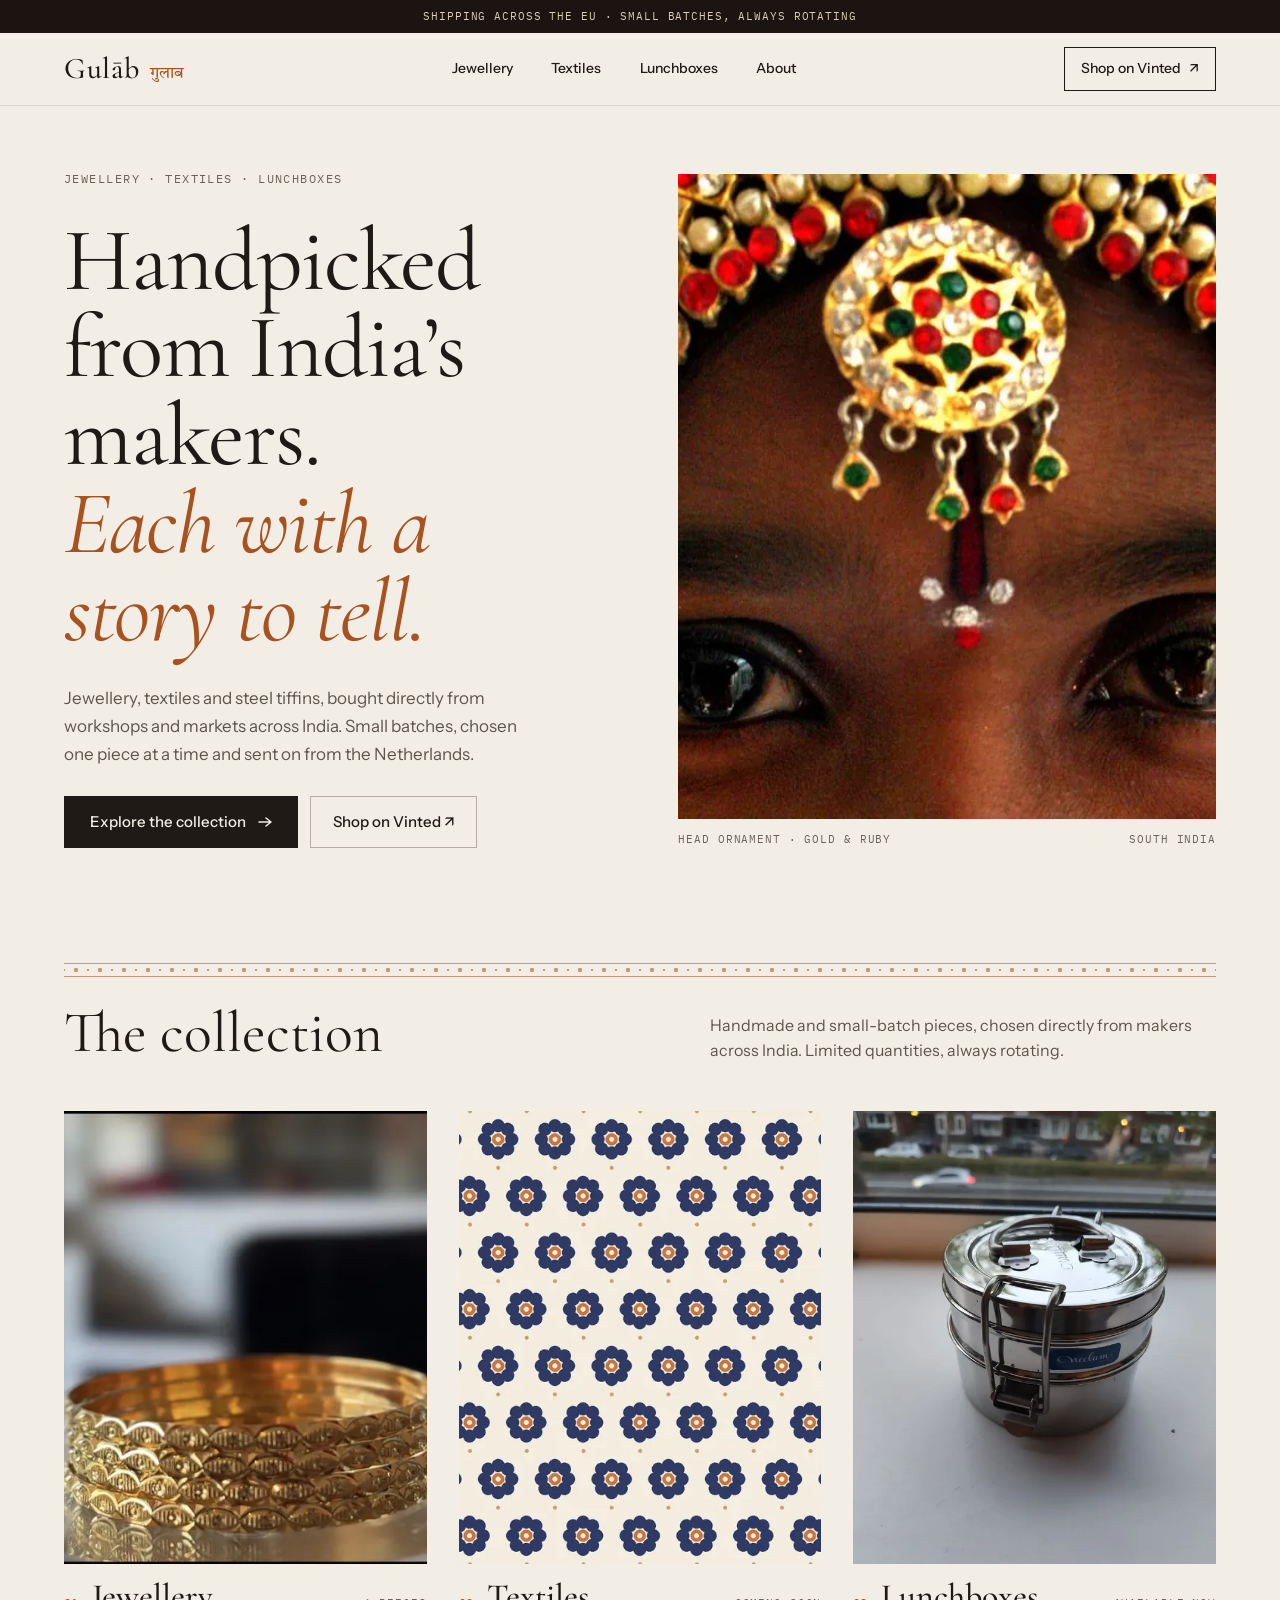
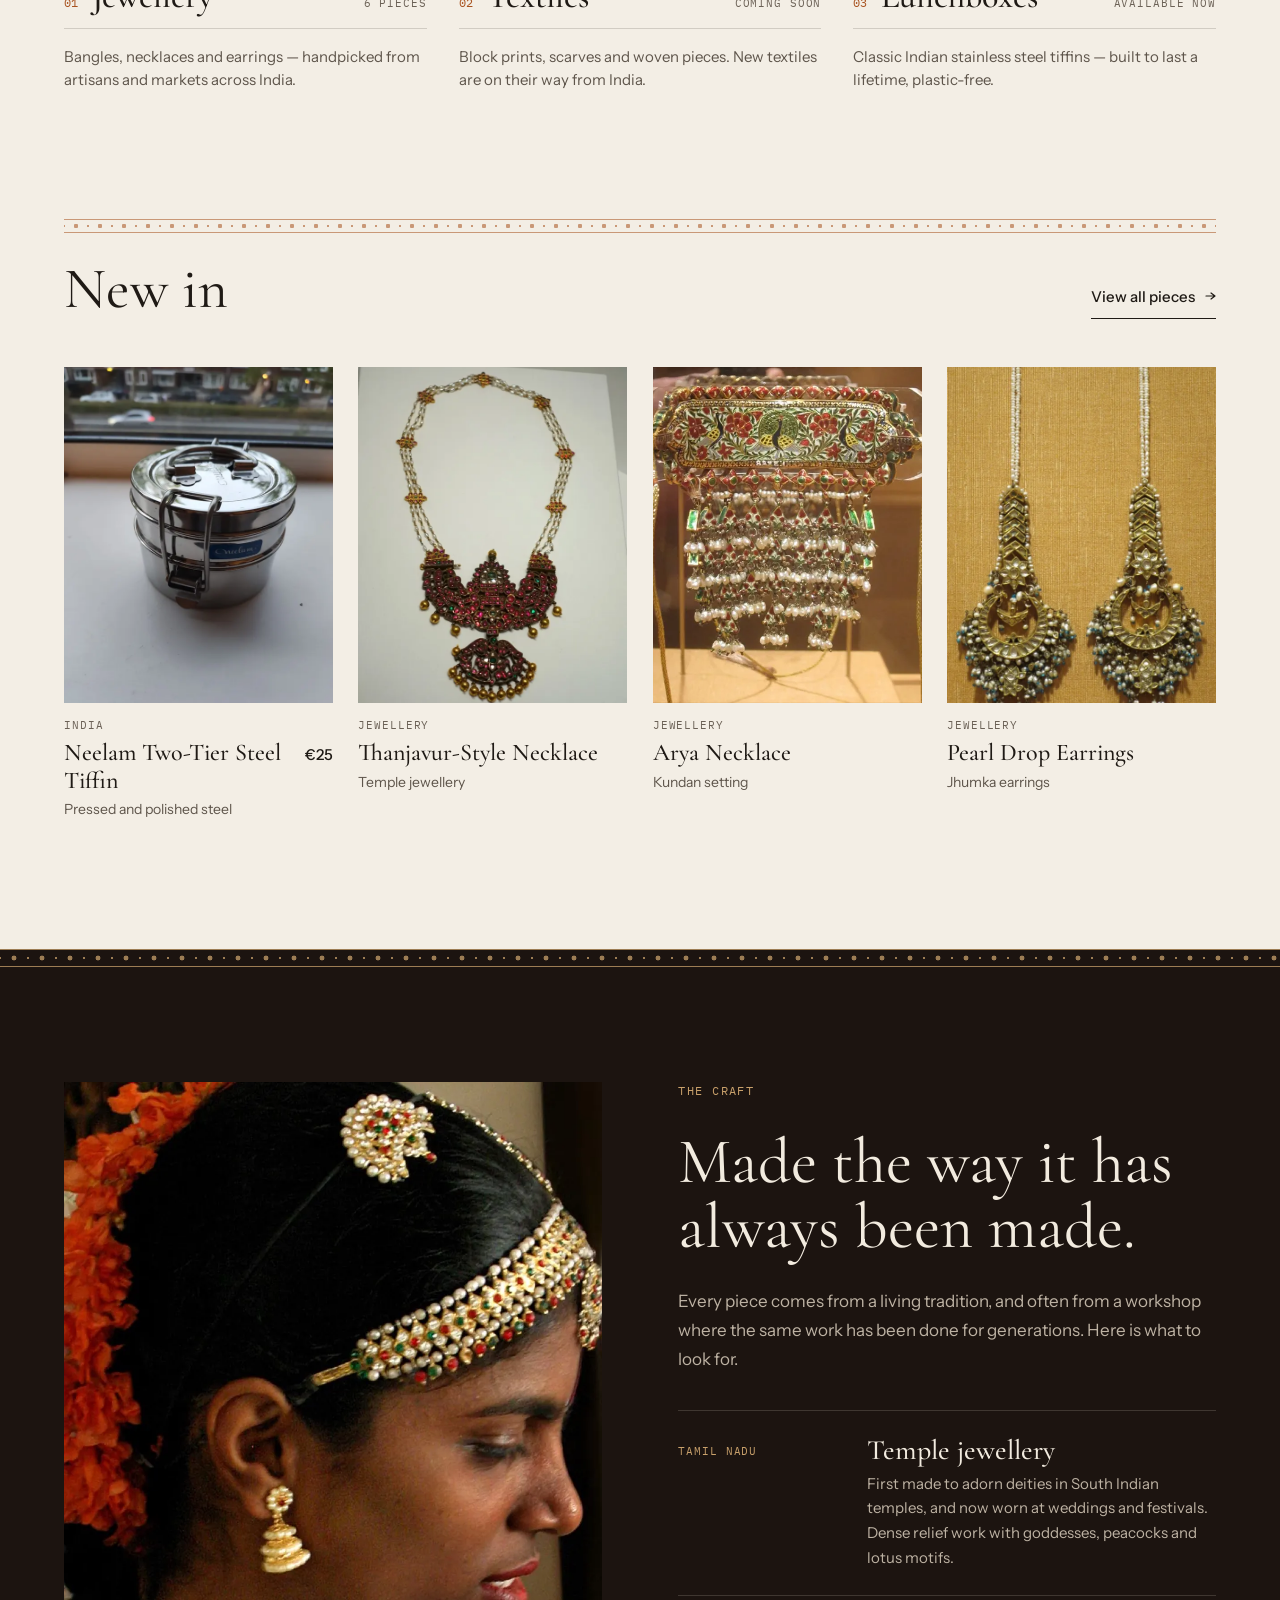
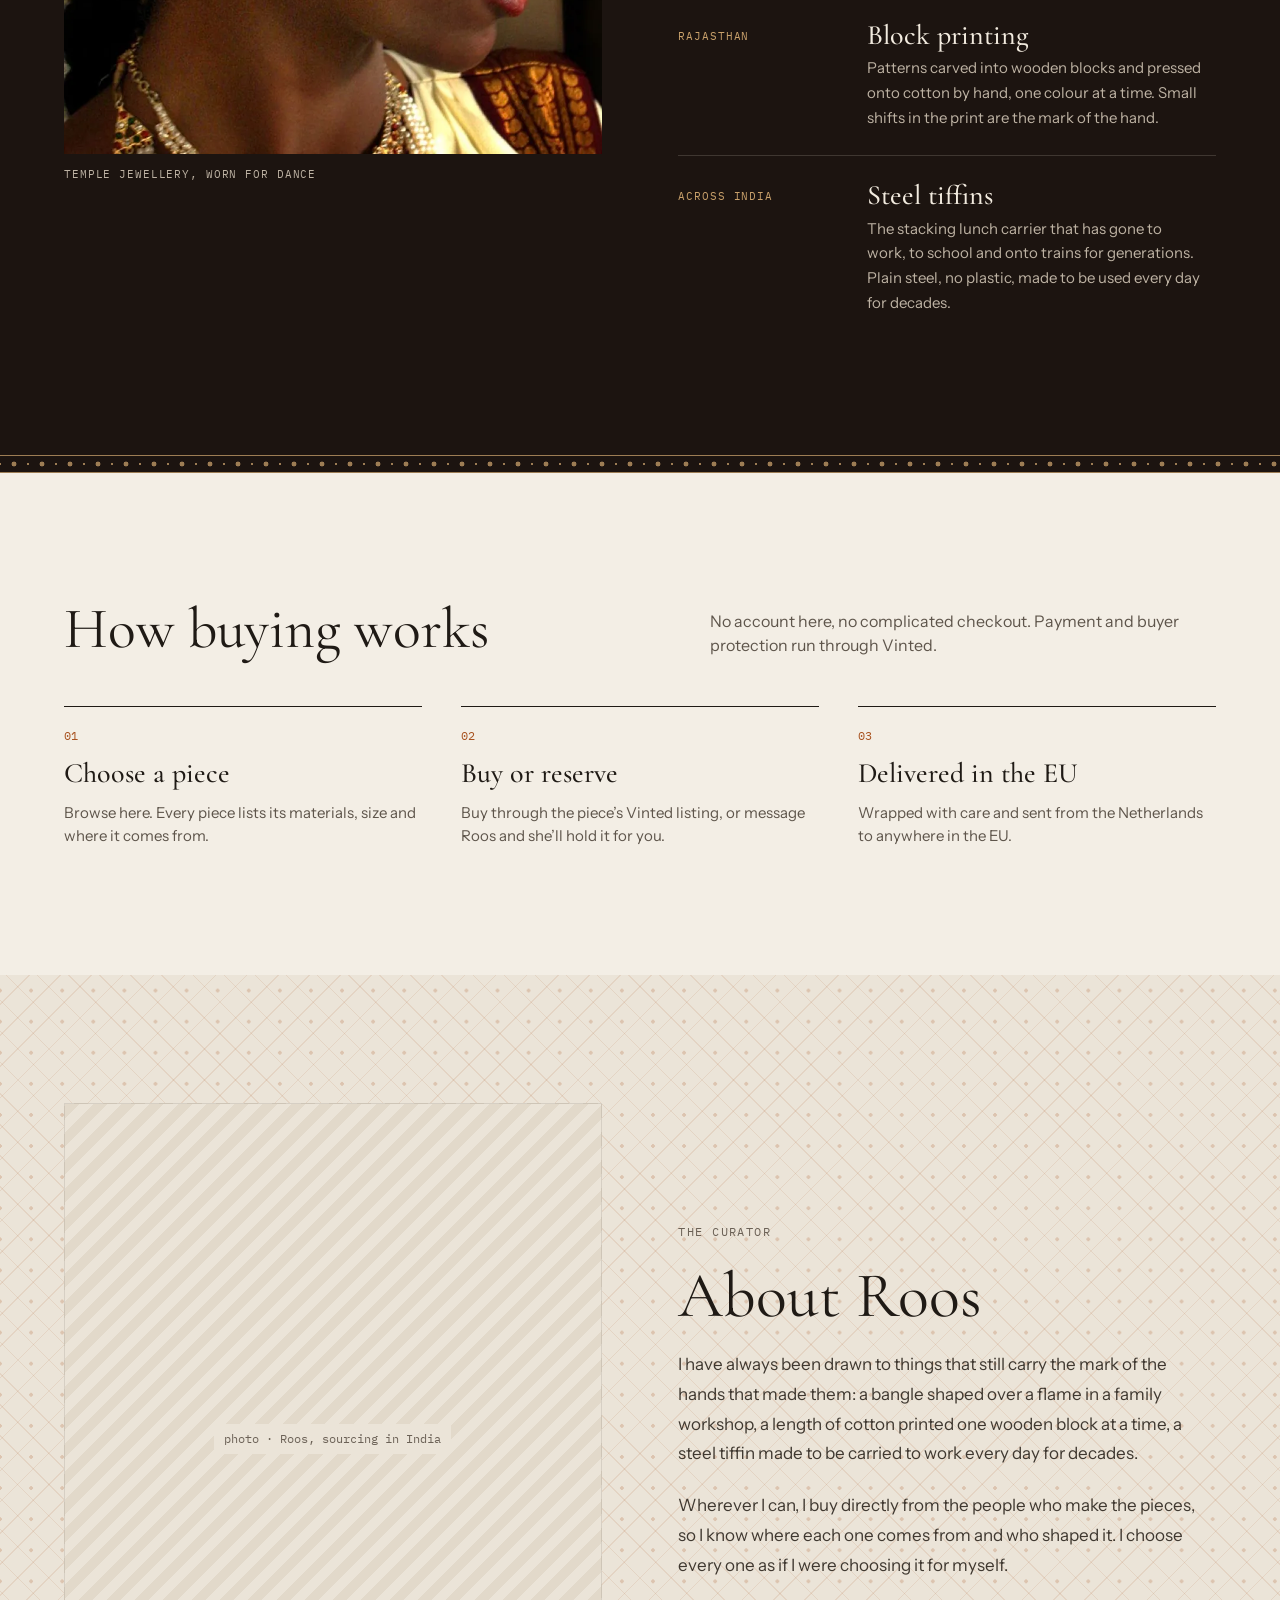
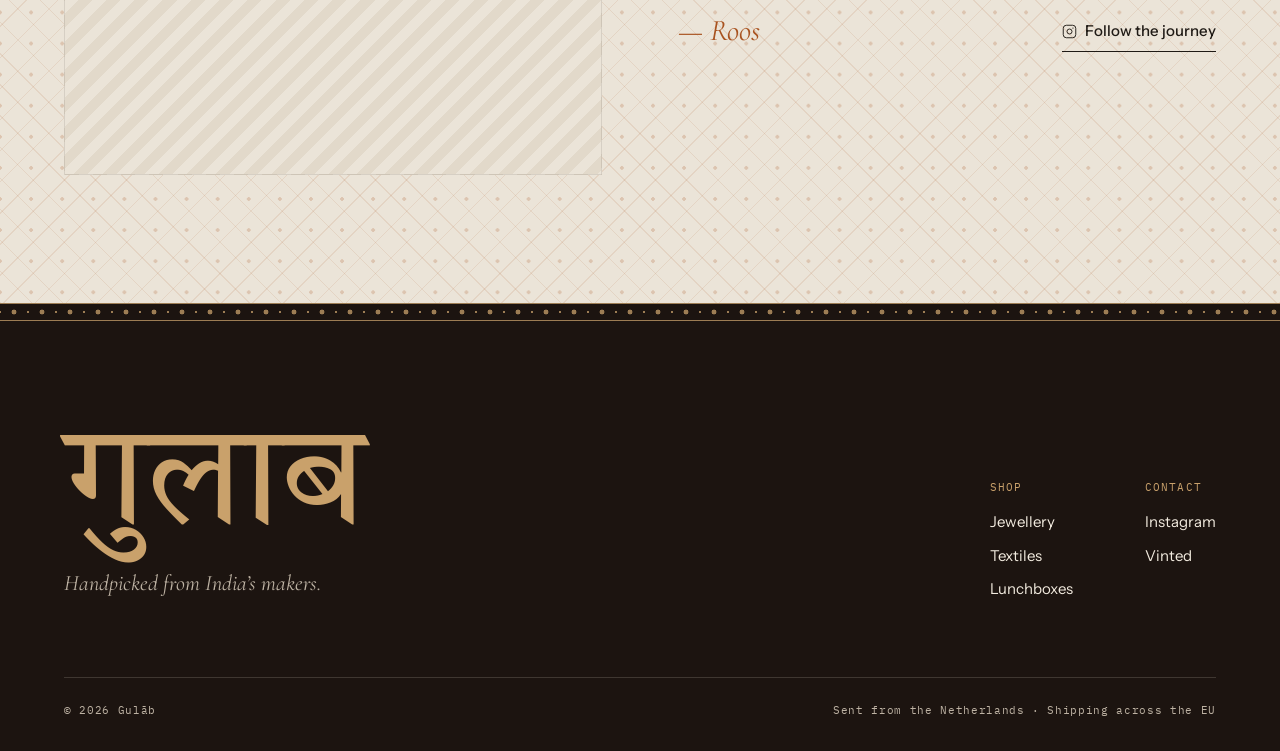
<file: index.html>
<!DOCTYPE html>
<html lang="en">
<head>
  <meta charset="UTF-8">
  <meta name="viewport" content="width=device-width, initial-scale=1.0">
  <title>Gulāb — Handpicked from India’s Makers</title>
  <meta name="description" content="Jewellery, textiles and steel lunchboxes, handpicked from makers across India. Small batches, each with a story. Shipping across the EU.">
  <meta name="theme-color" content="#1C1410">

  <meta property="og:type" content="website">
  <meta property="og:site_name" content="Gulāb">
  <meta property="og:title" content="Gulāb — Handpicked from India’s Makers">
  <meta property="og:description" content="Jewellery, textiles and lunchboxes, handpicked from makers across India. Shipping across the EU.">
  <meta property="og:url" content="https://mirrrad.github.io/gulab/">
  <meta property="og:image" content="https://mirrrad.github.io/gulab/assets/og-image.jpg">
  <meta property="og:image:width" content="1200">
  <meta property="og:image:height" content="630">
  <meta property="og:image:alt" content="Gulāb — Handpicked from India’s makers. Each with a story to tell.">
  <meta property="og:locale" content="en_GB">
  <meta name="twitter:card" content="summary_large_image">
  <meta name="twitter:title" content="Gulāb — Handpicked from India’s Makers">
  <meta name="twitter:description" content="Jewellery, textiles and lunchboxes, handpicked from makers across India. Shipping across the EU.">
  <meta name="twitter:image" content="https://mirrrad.github.io/gulab/assets/og-image.jpg">

  <link rel="icon" href="favicon.ico" sizes="any">
  <link rel="icon" type="image/png" sizes="32x32" href="assets/favicon-32.png">
  <link rel="apple-touch-icon" href="assets/apple-touch-icon.png">
  <script type="application/ld+json">
  {
    "@context": "https://schema.org",
    "@type": "Organization",
    "name": "Gulāb",
    "alternateName": "गुलाब",
    "url": "https://mirrrad.github.io/gulab/",
    "logo": "https://mirrrad.github.io/gulab/assets/icon-512.png",
    "description": "Jewellery, textiles and steel lunchboxes, handpicked from makers across India. Small batches, each with a story. Shipping across the EU.",
    "areaServed": "EU",
    "sameAs": ["https://www.instagram.com/lijkesnijer", "https://www.vinted.nl/member/27795555-roos123456"]
  }
  </script>
  <link rel="preload" as="image" type="image/webp" imagesrcset="assets/images/hero-dancer-800.webp 800w, assets/images/hero-dancer-1400.webp 1400w" imagesizes="(max-width: 860px) 100vw, 50vw" fetchpriority="high">
  <link rel="preload" as="fetch" href="assets/data/listings.json" crossorigin>
  <link rel="preconnect" href="https://fonts.googleapis.com">
  <link rel="preconnect" href="https://fonts.gstatic.com" crossorigin>
  <link href="https://fonts.googleapis.com/css2?family=Cormorant+Garamond:ital,wght@0,400;0,500;0,600;1,400;1,500&amp;family=IBM+Plex+Mono:wght@400;500&amp;family=Instrument+Sans:wght@400;500;600&amp;family=Tiro+Devanagari+Hindi&amp;display=swap" rel="stylesheet">
  <link rel="stylesheet" href="assets/css/site.css">
</head>
<body>
  <a class="skip-link" href="#main">Skip to content</a>

  <header class="site-header" id="siteHeader">
    <div class="announce">Shipping across the EU · Small batches, always rotating</div>
    <div class="container nav-row">
      <a href="index.html" class="logo" aria-label="Gulāb — home">
        <span class="logo-main">Gulāb</span>
        <span class="logo-deva" lang="hi">गुलाब</span>
      </a>
      <nav aria-label="Main">
        <ul class="nav-links" role="list">
          <li><a href="category.html?c=jewellery">Jewellery</a></li>
          <li><a href="category.html?c=textiles">Textiles</a></li>
          <li><a href="category.html?c=lunchboxes">Lunchboxes</a></li>
          <li><a href="index.html#about">About</a></li>
        </ul>
      </nav>
      <a class="nav-vinted" href="https://www.vinted.nl/member/27795555-roos123456" target="_blank" rel="noopener">Shop on Vinted <span aria-hidden="true">↗</span></a>
      <button class="menu-toggle" id="menuToggle" type="button" aria-expanded="false" aria-controls="mobileMenu">
        <span class="menu-label">Menu</span>
        <span class="menu-bars" aria-hidden="true"><span></span><span></span></span>
      </button>
    </div>
    <nav class="mobile-menu" id="mobileMenu" aria-label="Menu" hidden>
      <div class="band-dark" aria-hidden="true"></div>
      <a href="category.html?c=jewellery">Jewellery</a>
      <a href="category.html?c=textiles">Textiles</a>
      <a href="category.html?c=lunchboxes">Lunchboxes</a>
      <a href="index.html#about">About Roos</a>
      <a class="btn btn--cream" href="https://www.vinted.nl/member/27795555-roos123456" target="_blank" rel="noopener">Shop on Vinted ↗</a>
    </nav>
  </header>

  <main id="main">

    <section class="container hero" aria-labelledby="heroTitle">
      <div class="hero-text">
        <span class="eyebrow">Jewellery · Textiles · Lunchboxes</span>
        <h1 id="heroTitle">Handpicked from India’s makers. <em>Each with a story to tell.</em></h1>
        <p class="lead">Jewellery, textiles and steel tiffins, bought directly from workshops and markets across India. Small batches, chosen one piece at a time and sent on from the Netherlands.</p>
        <div class="btn-row">
          <a class="btn btn--primary" href="#collection">Explore the collection <svg width="14" height="10" viewBox="0 0 14 10" fill="none" aria-hidden="true"><path d="M1 5h12M8 1l5 4-5 4" stroke="currentColor" stroke-width="1.5" stroke-linecap="round" stroke-linejoin="round"/></svg></a>
          <a class="btn btn--secondary" href="https://www.vinted.nl/member/27795555-roos123456" target="_blank" rel="noopener">Shop on Vinted ↗</a>
        </div>
      </div>
      <figure class="figure">
        <div class="well well--5x6">
          <picture>
            <source type="image/webp" srcset="assets/images/hero-dancer-800.webp 800w, assets/images/hero-dancer-1400.webp 1400w" sizes="(max-width: 860px) 100vw, 50vw">
            <img src="assets/images/hero-dancer.jpg" width="1400" height="994" alt="Close-up of traditional Indian gold and ruby head jewellery" fetchpriority="high" decoding="async">
          </picture>
        </div>
        <figcaption class="mono"><span>Head ornament · gold &amp; ruby</span><span>South India</span></figcaption>
      </figure>
    </section>

    <section class="container block" id="collection" aria-labelledby="collectionTitle">
      <div class="band-light" aria-hidden="true"></div>
      <div class="head-row">
        <h2 class="h2" id="collectionTitle">The collection</h2>
        <p>Handmade and small-batch pieces, chosen directly from makers across India. Limited quantities, always rotating.</p>
      </div>
      <div class="tiles" id="categoryTiles">
        <!-- Rendered from assets/data/listings.json; static fallback below -->
        <a class="tile" href="category.html?c=jewellery"><div class="well well--4x5"><picture><source type="image/webp" srcset="assets/images/collection/bangles-gold-600.webp 600w, assets/images/collection/bangles-gold-1000.webp 1000w" sizes="(max-width: 760px) 100vw, 33vw"><img src="assets/images/collection/bangles-gold.jpg" alt="Gold-tone stacking bangles" loading="lazy" decoding="async"></picture></div><div class="tile-row"><span class="tile-num">01</span><span class="tile-name">Jewellery</span></div></a>
        <a class="tile" href="category.html?c=textiles"><div class="well well--4x5"><picture><source type="image/webp" srcset="assets/images/covers/textiles-600.webp 600w, assets/images/covers/textiles-1000.webp 1000w" sizes="(max-width: 760px) 100vw, 33vw"><img src="assets/images/covers/textiles.jpg" alt="Block-print pattern" loading="lazy" decoding="async"></picture></div><div class="tile-row"><span class="tile-num">02</span><span class="tile-name">Textiles</span></div></a>
        <a class="tile" href="category.html?c=lunchboxes"><div class="well well--4x5"><picture><source type="image/webp" srcset="assets/images/lunchboxes/neelam-1-600.webp 600w, assets/images/lunchboxes/neelam-1-1000.webp 1000w" sizes="(max-width: 760px) 100vw, 33vw"><img src="assets/images/lunchboxes/neelam-1.jpg" alt="Two-tier steel tiffin lunchbox" loading="lazy" decoding="async"></picture></div><div class="tile-row"><span class="tile-num">03</span><span class="tile-name">Lunchboxes</span></div></a>
      </div>
    </section>

    <section class="container block" aria-labelledby="newInTitle" id="newInSection">
      <div class="band-light" aria-hidden="true"></div>
      <div class="head-row">
        <h2 class="h2" id="newInTitle">New in</h2>
        <a class="text-link" href="category.html?c=lunchboxes" id="viewAll">View all pieces <svg width="11" height="8" viewBox="0 0 11 8" fill="none" aria-hidden="true"><path d="M1 4h9M6 1l4 3-4 3" stroke="currentColor" stroke-width="1.2" stroke-linecap="round" stroke-linejoin="round"/></svg></a>
      </div>
      <div class="grid-cards" id="newIn"></div>
    </section>

    <section class="dark" aria-labelledby="craftTitle">
      <div class="band-dark" aria-hidden="true"></div>
      <div class="container craft-grid">
        <figure class="figure">
          <div class="well well--4x5"><picture><source type="image/webp" srcset="assets/images/hero-dancer2-600.webp 600w, assets/images/hero-dancer2-1000.webp 1000w" sizes="(max-width: 860px) 100vw, 50vw"><img src="assets/images/hero-dancer2.jpg" alt="Indian dancer wearing traditional gold jewellery" loading="lazy" decoding="async" style="object-position: top center"></picture></div>
          <figcaption class="mono">Temple jewellery, worn for dance</figcaption>
        </figure>
        <div class="craft-text">
          <span class="eyebrow eyebrow--gold">The craft</span>
          <h2 class="h2--dark" id="craftTitle">Made the way it has always been made.</h2>
          <p class="lead">Every piece comes from a living tradition, and often from a workshop where the same work has been done for generations. Here is what to look for.</p>
          <div class="craft-list" id="craftList">
            <div class="craft-row"><span class="mono">Tamil Nadu</span><div><span class="craft-name">Temple jewellery</span><p>First made to adorn deities in South Indian temples, and now worn at weddings and festivals. Dense relief work with goddesses, peacocks and lotus motifs.</p></div></div>
            <div class="craft-row"><span class="mono">Rajasthan</span><div><span class="craft-name">Block printing</span><p>Patterns carved into wooden blocks and pressed onto cotton by hand, one colour at a time. Small shifts in the print are the mark of the hand.</p></div></div>
            <div class="craft-row"><span class="mono">Across India</span><div><span class="craft-name">Steel tiffins</span><p>The stacking lunch carrier that has gone to work, to school and onto trains for generations. Plain steel, no plastic, made to be used every day for decades.</p></div></div>
          </div>
        </div>
      </div>
      <div class="band-dark" aria-hidden="true"></div>
    </section>

    <section class="container how" id="how" aria-labelledby="howTitle">
      <div class="head-row">
        <h2 class="h2" id="howTitle">How buying works</h2>
        <p>No account here, no complicated checkout. Payment and buyer protection run through Vinted.</p>
      </div>
      <div class="steps">
        <div class="step"><span class="step-num">01</span><h3 class="step-title">Choose a piece</h3><p>Browse here. Every piece lists its materials, size and where it comes from.</p></div>
        <div class="step"><span class="step-num">02</span><h3 class="step-title">Buy or reserve</h3><p>Buy through the piece’s Vinted listing, or message Roos and she’ll hold it for you.</p></div>
        <div class="step"><span class="step-num">03</span><h3 class="step-title">Delivered in the EU</h3><p>Wrapped with care and sent from the Netherlands to anywhere in the EU.</p></div>
      </div>
    </section>

    <section class="about" id="about" aria-labelledby="aboutTitle">
      <div class="container about-grid">
        <div class="portrait-placeholder" role="img" aria-label="Photo of Roos coming soon"><span>photo · Roos, sourcing in India</span></div>
        <div class="about-text">
          <span class="eyebrow">The curator</span>
          <h2 id="aboutTitle">About Roos</h2>
          <p>I have always been drawn to things that still carry the mark of the hands that made them: a bangle shaped over a flame in a family workshop, a length of cotton printed one wooden block at a time, a steel tiffin made to be carried to work every day for decades.</p>
          <p>Wherever I can, I buy directly from the people who make the pieces, so I know where each one comes from and who shaped it. I choose every one as if I were choosing it for myself.</p>
          <div class="about-sign">
            <span class="signature">— Roos</span>
            <a class="text-link" href="https://www.instagram.com/lijkesnijer" target="_blank" rel="noopener"><svg width="15" height="15" viewBox="0 0 24 24" fill="none" stroke="currentColor" stroke-width="1.5" aria-hidden="true"><rect x="2" y="2" width="20" height="20" rx="5" ry="5"/><circle cx="12" cy="12" r="4"/><circle cx="17.5" cy="6.5" r="1" fill="currentColor" stroke="none"/></svg>Follow the journey</a>
          </div>
        </div>
      </div>
    </section>

  </main>

  <footer class="site-footer">
    <div class="band-dark" aria-hidden="true"></div>
    <div class="container footer-inner">
      <div class="footer-top">
        <div class="footer-brand">
          <span class="footer-mark" lang="hi">गुलाब</span>
          <span class="footer-tag">Handpicked from India’s makers.</span>
        </div>
        <div class="footer-cols">
          <div class="footer-col">
            <span class="mono">Shop</span>
            <a href="category.html?c=jewellery">Jewellery</a>
            <a href="category.html?c=textiles">Textiles</a>
            <a href="category.html?c=lunchboxes">Lunchboxes</a>
          </div>
          <div class="footer-col">
            <span class="mono">Contact</span>
            <a href="https://www.instagram.com/lijkesnijer" target="_blank" rel="noopener">Instagram</a>
            <a href="#" target="_blank" rel="noopener" data-whatsapp hidden>WhatsApp</a>
            <a href="https://www.vinted.nl/member/27795555-roos123456" target="_blank" rel="noopener">Vinted</a>
          </div>
        </div>
      </div>
      <div class="footer-bottom">
        <span>© <span id="year">2026</span> Gulāb</span>
        <span>Sent from the Netherlands · Shipping across the EU</span>
      </div>
    </div>
  </footer>

  <script src="assets/js/site.js" defer></script>
  <script src="assets/js/shop.js" defer></script>
</body>
</html>
</file>
<file: assets/css/site.css>
/* =========================================================
   Gulāb — site styles (redesign, Oct 2026)
   Tokens and components follow design_handoff_gulab_redesign.
   ========================================================= */

:root {
  --paper:       #F3EEE5;
  --paper-2:     #EBE4D8;
  --img-bg:      #E8E1D5;
  --ink:         #1F1A15;
  --ink-2:       #3F3830;
  --muted:       #5E554B;
  --meta:        #6B6156;
  --line:        rgba(31, 26, 21, 0.16);
  --saffron:     #A8521F;
  --dark:        #1C1410;
  --dark-2:      #241A15;
  --cream:       #F2EBDF;
  --cream-muted: #BDB2A3;
  --gold:        #C9A16B;
  --gold-light:  #E2C08F;
  --indigo:      #3C4F8C;
  --in-stock:    #5F7A4A;
  --line-dark:   rgba(242, 235, 223, 0.16);

  --serif: "Cormorant Garamond", Georgia, serif;
  --sans:  "Instrument Sans", system-ui, -apple-system, sans-serif;
  --mono:  "IBM Plex Mono", ui-monospace, monospace;
  --deva:  "Tiro Devanagari Hindi", serif;

  --gutter: clamp(20px, 5vw, 64px);
  --rhythm: clamp(72px, 10vw, 140px);
  --focus: var(--saffron);
}

/* ---------- Base ---------- */
*, *::before, *::after { box-sizing: border-box; }
html { scroll-behavior: smooth; }
body {
  margin: 0;
  background: var(--paper);
  color: var(--ink);
  font-family: var(--sans);
  font-size: 16px;
  line-height: 1.55;
  -webkit-font-smoothing: antialiased;
  -moz-osx-font-smoothing: grayscale;
}
img { display: block; max-width: 100%; }
a { color: inherit; text-decoration: none; }
button { font: inherit; color: inherit; background: none; border: 0; padding: 0; cursor: pointer; }
h1, h2, h3, p, figure, dl, dd { margin: 0; }
[hidden] { display: none !important; }

:focus-visible { outline: 2px solid var(--focus); outline-offset: 3px; }
.on-dark :focus-visible, .on-dark:focus-visible { --focus: var(--gold); }

@media (prefers-reduced-motion: reduce) {
  *, *::before, *::after { animation-duration: 0.01ms !important; transition-duration: 0.01ms !important; }
  html { scroll-behavior: auto; }
}

.skip-link {
  position: absolute; left: 1rem; top: -4rem; z-index: 100;
  background: var(--ink); color: var(--paper); padding: 10px 14px; font-size: 14px; font-weight: 500;
}
.skip-link:focus { top: 1rem; }

.container { max-width: 1360px; margin: 0 auto; padding-inline: var(--gutter); }
section[id], [id].anchor { scroll-margin-top: 120px; }

/* ---------- Type helpers ---------- */
.mono {
  font-family: var(--mono);
  font-size: 11px;
  letter-spacing: 0.08em;
  text-transform: uppercase;
  color: var(--meta);
}
.eyebrow {
  font-family: var(--mono);
  font-size: 12px;
  letter-spacing: 0.12em;
  text-transform: uppercase;
  color: var(--meta);
}
.eyebrow--gold { color: var(--gold); }
.eyebrow--saffron { color: var(--saffron); letter-spacing: 0.1em; }
.h2 {
  font-family: var(--serif);
  font-weight: 400;
  font-size: clamp(36px, 4.5vw, 60px);
  line-height: 1;
}
.lead { font-size: 17px; line-height: 1.65; color: var(--muted); text-wrap: pretty; }
.muted { color: var(--muted); }

/* ---------- Pattern bands ---------- */
.band-dark {
  height: 18px;
  background-color: var(--dark);
  opacity: 0.75;
  background-image:
    radial-gradient(circle, var(--gold) 2.2px, transparent 2.7px),
    radial-gradient(circle, var(--gold) 1px, transparent 1.5px),
    linear-gradient(var(--gold), var(--gold)),
    linear-gradient(var(--gold), var(--gold));
  background-size: 28px 18px, 28px 18px, 100% 1px, 100% 1px;
  background-position: 0 50%, 14px 50%, 0 0, 0 100%;
  background-repeat: repeat-x, repeat-x, no-repeat, no-repeat;
}
.band-light {
  height: 14px;
  opacity: 0.55;
  background-image:
    radial-gradient(circle, var(--saffron) 2px, transparent 2.5px),
    radial-gradient(circle, var(--saffron) 0.9px, transparent 1.4px),
    linear-gradient(var(--saffron), var(--saffron)),
    linear-gradient(var(--saffron), var(--saffron));
  background-size: 24px 14px, 24px 14px, 100% 1px, 100% 1px;
  background-position: 0 50%, 12px 50%, 0 0, 0 100%;
  background-repeat: repeat-x, repeat-x, no-repeat, no-repeat;
}

/* ---------- Buttons & links ---------- */
.btn {
  display: inline-flex;
  align-items: center;
  justify-content: center;
  gap: 12px;
  height: 52px;
  padding: 0 26px;
  font-size: 15px;
  font-weight: 500;
  transition: background-color .25s, color .25s, border-color .25s;
}
.btn--primary { background: var(--ink); color: var(--paper); }
.btn--primary:hover { background: var(--saffron); color: var(--paper); }
.btn--secondary { border: 1px solid rgba(31, 26, 21, 0.3); color: var(--ink); padding: 0 22px; gap: 8px; }
.btn--secondary:hover { border-color: var(--ink); }
.btn--cream { background: var(--cream); color: var(--dark); padding: 0 24px; gap: 8px; }
.btn--cream:hover { background: #FFFFFF; }
.btn--block { width: 100%; height: 56px; }

.text-link {
  display: inline-flex;
  align-items: center;
  gap: 10px;
  padding: 10px 0;
  font-size: 15px;
  font-weight: 500;
  border-bottom: 1px solid var(--ink);
  transition: color .25s, border-color .25s;
}
.text-link:hover { color: var(--saffron); border-color: var(--saffron); }

/* ---------- Header ---------- */
.site-header {
  position: sticky;
  top: 0;
  z-index: 50;
  background: rgba(243, 238, 229, 0.96);
  -webkit-backdrop-filter: blur(10px);
  backdrop-filter: blur(10px);
  border-bottom: 1px solid rgba(31, 26, 21, 0.12);
}
.announce {
  background: var(--dark);
  color: #D9CDBB;
  font-family: var(--mono);
  font-size: 11px;
  letter-spacing: 0.08em;
  text-transform: uppercase;
  text-align: center;
  padding: 8px 16px;
}
.nav-row {
  height: 72px;
  display: flex;
  align-items: center;
  justify-content: space-between;
  gap: 24px;
}
.logo { display: flex; align-items: baseline; gap: 10px; }
.logo-main { font-family: var(--serif); font-size: 30px; font-weight: 500; letter-spacing: 0.02em; line-height: 1; }
.logo-deva { font-family: var(--deva); font-size: 16px; color: var(--saffron); line-height: 1; }
.nav-links {
  display: flex;
  align-items: center;
  gap: clamp(20px, 3vw, 40px);
  font-size: 14px;
  font-weight: 500;
  list-style: none;
  margin: 0;
  padding: 0;
}
.nav-links a { display: block; padding: 8px 0; transition: color .25s; }
.nav-links a:hover, .nav-links a[aria-current="page"] { color: var(--saffron); }
.nav-vinted {
  display: flex;
  align-items: center;
  gap: 8px;
  font-size: 14px;
  font-weight: 500;
  border: 1px solid var(--ink);
  padding: 10px 16px;
  transition: background-color .25s, color .25s;
}
.nav-vinted:hover { background: var(--ink); color: var(--paper); }
.menu-toggle {
  display: none;
  height: 44px;
  padding: 0 4px;
  font-size: 14px;
  font-weight: 500;
  align-items: center;
  gap: 10px;
}
.menu-bars { display: flex; flex-direction: column; gap: 5px; }
.menu-bars span { display: block; width: 20px; height: 1.5px; background: var(--ink); }

.mobile-menu {
  background: var(--dark);
  color: var(--cream);
  padding: 0 20px 28px;
  display: flex;
  flex-direction: column;
}
.mobile-menu .band-dark { margin: 0 -20px 12px; }
.mobile-menu > a:not(.btn) {
  font-family: var(--serif);
  font-size: 34px;
  line-height: 1.2;
  padding: 12px 0;
  border-bottom: 1px solid rgba(242, 235, 223, 0.14);
}
.mobile-menu .btn { margin-top: 20px; width: 100%; }

@media (max-width: 759px) {
  .nav-links, .nav-vinted { display: none; }
  .menu-toggle { display: flex; }
}
@media (min-width: 760px) {
  .mobile-menu { display: none !important; }
}

/* ---------- Home: hero ---------- */
.hero {
  padding-top: clamp(32px, 5vw, 72px);
  padding-bottom: clamp(64px, 9vw, 120px);
  display: grid;
  grid-template-columns: repeat(auto-fit, minmax(min(100%, 400px), 1fr));
  gap: clamp(36px, 6vw, 96px);
  align-items: end;
}
.hero-text { display: flex; flex-direction: column; gap: 28px; }
.hero h1 {
  font-family: var(--serif);
  font-weight: 400;
  font-size: clamp(46px, 7vw, 104px);
  line-height: 0.98;
  letter-spacing: -0.015em;
  text-wrap: balance;
}
.hero h1 em { font-style: italic; color: var(--saffron); }
.hero .lead { max-width: 44ch; }
.btn-row { display: flex; flex-wrap: wrap; gap: 12px; }
.figure { display: flex; flex-direction: column; gap: 12px; }
.figure figcaption { display: flex; justify-content: space-between; gap: 16px; }
.well { overflow: hidden; background: var(--img-bg); }
.well img { width: 100%; height: 100%; object-fit: cover; }
.well--5x6 { aspect-ratio: 5 / 6; }
.well--4x5 { aspect-ratio: 4 / 5; }
.hero .well img { object-position: center 30%; }

/* ---------- Section heading row ---------- */
.block { padding-bottom: var(--rhythm); }
.block > .band-light { margin-bottom: 28px; }
.head-row {
  display: flex;
  flex-wrap: wrap;
  justify-content: space-between;
  align-items: end;
  gap: 16px 40px;
  margin-bottom: clamp(28px, 4vw, 48px);
}
.head-row p { max-width: 46ch; color: var(--muted); text-wrap: pretty; }

/* ---------- Category tiles ---------- */
.tiles {
  display: grid;
  grid-template-columns: repeat(auto-fit, minmax(min(100%, 280px), 1fr));
  gap: clamp(20px, 2.5vw, 32px);
}
.tile { display: flex; flex-direction: column; gap: 16px; min-width: 0; }
.tile .well img, .card .well img { transition: transform .8s ease; }
.tile:hover .well img, .card:hover .well img { transform: scale(1.04); }
.tile-row {
  display: flex;
  align-items: baseline;
  gap: 14px;
  border-bottom: 1px solid var(--line);
  padding-bottom: 14px;
}
.tile-num { font-family: var(--mono); font-size: 12px; color: var(--saffron); }
.tile-name { font-family: var(--serif); font-size: 34px; font-weight: 500; line-height: 1; flex: 1; }
.tile-blurb { font-size: 15px; color: var(--muted); text-wrap: pretty; }

/* ---------- Product cards ---------- */
.grid-cards {
  display: grid;
  grid-template-columns: repeat(auto-fill, minmax(min(100%, 230px), 1fr));
  gap: clamp(28px, 3vw, 40px) clamp(16px, 2vw, 28px);
}
.grid-cards--wide {
  grid-template-columns: repeat(auto-fill, minmax(min(100%, 260px), 1fr));
  gap: clamp(32px, 4vw, 56px) clamp(16px, 2vw, 28px);
}
.card { display: flex; flex-direction: column; gap: 14px; min-width: 0; }
.card .well { position: relative; }
.card-body { display: flex; flex-direction: column; gap: 5px; }
.card-row { display: flex; justify-content: space-between; align-items: baseline; gap: 12px; }
.card-title { font-family: var(--serif); font-size: 24px; font-weight: 500; line-height: 1.15; }
.card-price { font-size: 15px; font-weight: 500; white-space: nowrap; }
.card-tech { font-size: 14px; color: var(--muted); }
.chip {
  position: absolute;
  font-family: var(--mono);
  font-size: 11px;
  background: rgba(243, 238, 229, 0.94);
  color: var(--ink);
  padding: 4px 8px;
}
.chip--bl { left: 12px; bottom: 12px; }
.chip--br { right: 12px; bottom: 12px; }
.badge-sold {
  position: absolute;
  left: 12px;
  top: 12px;
  font-family: var(--mono);
  font-size: 11px;
  letter-spacing: 0.08em;
  text-transform: uppercase;
  background: var(--paper);
  color: var(--ink);
  padding: 4px 8px;
}
.card.is-sold { opacity: 0.55; }

/* ---------- Dark sections ---------- */
.dark { background: var(--dark); color: var(--cream); --focus: var(--gold); }
.dark .lead, .dark .muted { color: var(--cream-muted); }
.craft-grid {
  padding-block: clamp(64px, 9vw, 128px);
  display: grid;
  grid-template-columns: repeat(auto-fit, minmax(min(100%, 380px), 1fr));
  gap: clamp(40px, 6vw, 96px);
  align-items: start;
}
.dark .well { background: var(--dark-2); }
.dark .figure figcaption { color: var(--cream-muted); }
.craft-text { display: flex; flex-direction: column; gap: 28px; }
.craft-text .h2--dark,
.h2--dark {
  font-family: var(--serif);
  font-weight: 400;
  font-size: clamp(38px, 5vw, 68px);
  line-height: 1.02;
  text-wrap: balance;
}
.craft-text .lead { max-width: 48ch; line-height: 1.7; }
.craft-list { display: flex; flex-direction: column; margin-top: 8px; }
.craft-row {
  display: grid;
  grid-template-columns: repeat(auto-fit, minmax(min(100%, 150px), 1fr));
  gap: 8px 28px;
  padding: 24px 0;
  border-top: 1px solid var(--line-dark);
}
.craft-row .mono { color: var(--gold); padding-top: 8px; }
.craft-row > div { display: flex; flex-direction: column; gap: 6px; grid-column: span 2; min-width: min(100%, 260px); }
.craft-name { font-family: var(--serif); font-size: 28px; font-weight: 500; line-height: 1.1; }
.craft-row p { color: var(--cream-muted); font-size: 15px; line-height: 1.65; text-wrap: pretty; }

/* ---------- How buying works ---------- */
.how { padding-block: var(--rhythm); }
.steps {
  display: grid;
  grid-template-columns: repeat(auto-fit, minmax(min(100%, 260px), 1fr));
  gap: clamp(24px, 3vw, 40px);
}
.step { display: flex; flex-direction: column; gap: 12px; border-top: 1px solid var(--ink); padding-top: 20px; }
.step-num { font-family: var(--mono); font-size: 12px; color: var(--saffron); }
.step-title { font-family: var(--serif); font-size: 28px; font-weight: 500; line-height: 1.1; }
.step p { color: var(--muted); font-size: 15px; text-wrap: pretty; }

/* ---------- About ---------- */
.about { background: var(--paper-2); position: relative; overflow: hidden; }
.about::before {
  content: '';
  position: absolute;
  inset: 0;
  background-image:
    repeating-linear-gradient(45deg, rgba(168, 82, 31, 0.11) 0 1px, transparent 1px 22px),
    repeating-linear-gradient(-45deg, rgba(168, 82, 31, 0.11) 0 1px, transparent 1px 22px),
    radial-gradient(circle, rgba(168, 82, 31, 0.22) 1.6px, transparent 2px);
  background-size: auto, auto, 31.1px 31.1px;
  background-position: 0 0, 0 0, 15.55px 0;
}
.about-grid {
  position: relative;
  padding-block: var(--rhythm);
  display: grid;
  grid-template-columns: repeat(auto-fit, minmax(min(100%, 360px), 1fr));
  gap: clamp(40px, 6vw, 96px);
  align-items: center;
}
.portrait-placeholder {
  aspect-ratio: 4 / 5;
  background: repeating-linear-gradient(135deg, #E2D9CA 0 10px, var(--paper-2) 10px 20px);
  display: flex;
  align-items: center;
  justify-content: center;
  border: 1px solid rgba(31, 26, 21, 0.1);
}
.portrait-placeholder span { font-family: var(--mono); font-size: 12px; color: var(--meta); background: var(--paper-2); padding: 6px 10px; }
.about-text { display: flex; flex-direction: column; gap: 22px; max-width: 560px; }
.about-text h2 { font-family: var(--serif); font-weight: 400; font-size: clamp(38px, 5vw, 64px); line-height: 1; }
.about-text p { font-size: 17px; line-height: 1.75; color: var(--ink-2); text-wrap: pretty; }
.about-sign { display: flex; flex-wrap: wrap; align-items: center; justify-content: space-between; gap: 16px; margin-top: 6px; }
.signature { font-family: var(--serif); font-style: italic; font-size: 30px; color: var(--saffron); }
.about-sign .text-link { padding: 8px 0; gap: 8px; }

/* ---------- Footer ---------- */
.site-footer { background: var(--dark); color: var(--cream); --focus: var(--gold); }
.footer-inner {
  padding-top: clamp(56px, 8vw, 96px);
  padding-bottom: 32px;
  display: flex;
  flex-direction: column;
  gap: clamp(48px, 6vw, 80px);
}
.footer-top { display: flex; flex-wrap: wrap; justify-content: space-between; align-items: flex-end; gap: 40px; }
.footer-brand { display: flex; flex-direction: column; gap: 8px; }
.footer-mark { font-family: var(--deva); font-size: clamp(72px, 11vw, 148px); line-height: 1; color: var(--gold); }
.footer-tag { font-family: var(--serif); font-size: 22px; font-style: italic; color: var(--cream-muted); }
.footer-cols { display: flex; flex-wrap: wrap; gap: 40px 72px; }
.footer-col { display: flex; flex-direction: column; gap: 10px; font-size: 15px; }
.footer-col .mono { color: var(--gold); letter-spacing: 0.1em; margin-bottom: 4px; }
.footer-col a { color: var(--cream); transition: color .25s; }
.footer-col a:hover { color: var(--gold); }
.footer-bottom {
  display: flex;
  flex-wrap: wrap;
  justify-content: space-between;
  gap: 12px;
  padding-top: 24px;
  border-top: 1px solid var(--line-dark);
  font-family: var(--mono);
  font-size: 11px;
  letter-spacing: 0.06em;
  color: var(--cream-muted);
}

/* ---------- Category page ---------- */
.crumbs {
  display: flex;
  flex-wrap: wrap;
  gap: 10px;
  font-family: var(--mono);
  font-size: 11px;
  letter-spacing: 0.08em;
  text-transform: uppercase;
  color: var(--meta);
}
.crumbs a { transition: color .25s; }
.crumbs a:hover { color: var(--saffron); }
.crumbs [aria-current] { color: var(--ink); }
.cat-head { padding-top: clamp(28px, 4vw, 48px); }
.cat-head .crumbs { margin-bottom: clamp(28px, 4vw, 48px); }
.cat-title {
  display: grid;
  grid-template-columns: repeat(auto-fit, minmax(min(100%, 360px), 1fr));
  gap: 20px 64px;
  align-items: end;
  padding-bottom: clamp(28px, 4vw, 44px);
}
.cat-title h1 {
  font-family: var(--serif);
  font-weight: 400;
  font-size: clamp(52px, 8vw, 112px);
  line-height: 0.95;
  letter-spacing: -0.015em;
}
.cat-title p { max-width: 46ch; }
.tabs { display: flex; flex-wrap: wrap; gap: 4px 28px; border-bottom: 1px solid var(--line); }
.tab {
  display: flex;
  gap: 8px;
  align-items: baseline;
  padding: 14px 0;
  margin-bottom: -1px;
  border-bottom: 2px solid transparent;
  font-size: 15px;
  font-weight: 500;
  color: var(--muted);
  transition: color .25s;
}
.tab:hover { color: var(--ink); }
.tab .tab-count { font-family: var(--mono); font-size: 11px; font-weight: 400; color: var(--meta); }
.tab[aria-current="page"] { color: var(--ink); font-weight: 600; border-bottom-color: var(--ink); }
.tab[aria-current="page"] .tab-count { color: var(--saffron); }
.cat-list { padding-top: 24px; padding-bottom: var(--rhythm); }
.toolbar {
  display: flex;
  flex-wrap: wrap;
  justify-content: space-between;
  align-items: center;
  gap: 12px;
  margin-bottom: 28px;
  font-size: 14px;
  color: var(--muted);
}
.toolbar .count { font-family: var(--mono); font-size: 12px; letter-spacing: 0.06em; }

.empty { padding-top: 40px; padding-bottom: var(--rhythm); }
.empty-box {
  display: grid;
  grid-template-columns: repeat(auto-fit, minmax(min(100%, 340px), 1fr));
  background: var(--dark);
  color: var(--cream);
  --focus: var(--gold);
}
.blockprint-field {
  min-height: 320px;
  background-color: var(--indigo);
  background-image:
    radial-gradient(circle, var(--cream) 2.4px, transparent 3px),
    radial-gradient(circle, rgba(242, 235, 223, 0.55) 1.2px, transparent 1.7px);
  background-size: 32px 32px, 32px 32px;
  background-position: 0 0, 16px 16px;
}
.empty-text {
  padding: clamp(32px, 5vw, 64px);
  display: flex;
  flex-direction: column;
  gap: 20px;
  justify-content: center;
}
.empty-text h2 { font-family: var(--serif); font-weight: 400; font-size: clamp(36px, 4.5vw, 56px); line-height: 1; }
.empty-text p { color: var(--cream-muted); max-width: 42ch; text-wrap: pretty; }
.empty-text .btn { align-self: flex-start; }
.load-error { padding-block: 40px; color: var(--muted); }
.load-error a { text-decoration: underline; }

/* ---------- Product view ---------- */
.product { padding-top: clamp(20px, 3vw, 36px); padding-bottom: clamp(64px, 8vw, 112px); }
.product .crumbs { margin-bottom: clamp(20px, 3vw, 32px); }
.product-grid {
  display: grid;
  grid-template-columns: repeat(auto-fit, minmax(min(100%, 400px), 1fr));
  gap: clamp(32px, 5vw, 80px);
  align-items: start;
}
.gallery { display: flex; flex-direction: column; gap: 12px; min-width: 0; }
.gallery-main { position: relative; touch-action: pan-y; }
.gallery-btn {
  position: absolute;
  top: 50%;
  transform: translateY(-50%);
  width: 44px;
  height: 44px;
  background: rgba(243, 238, 229, 0.92);
  display: flex;
  align-items: center;
  justify-content: center;
  font-size: 20px;
  transition: background-color .25s;
}
.gallery-btn:hover { background: var(--paper); }
.gallery-prev { left: 12px; }
.gallery-next { right: 12px; }
.thumbs { display: flex; gap: 8px; overflow-x: auto; padding-bottom: 4px; }
.thumb {
  flex: 0 0 auto;
  width: 64px;
  height: 80px;
  overflow: hidden;
  background: var(--img-bg);
  opacity: 0.55;
  outline-offset: -1px;
  transition: opacity .25s;
}
.thumb img { width: 100%; height: 100%; object-fit: cover; }
.thumb[aria-current="true"] { opacity: 1; outline: 1px solid var(--ink); }

.details { display: flex; flex-direction: column; gap: 24px; max-width: 560px; }
.details-head { display: flex; flex-direction: column; gap: 12px; }
.details h1 {
  font-family: var(--serif);
  font-weight: 400;
  font-size: clamp(40px, 4.6vw, 60px);
  line-height: 1;
  text-wrap: balance;
}
.price-line { display: flex; align-items: baseline; gap: 10px; margin-top: 4px; }
.price-main { font-size: 24px; font-weight: 500; }
.price-unit { font-size: 14px; color: var(--muted); }
.stock { display: flex; align-items: center; gap: 8px; font-size: 14px; color: var(--ink-2); }
.stock::before { content: ''; width: 7px; height: 7px; border-radius: 50%; background: var(--in-stock); }
.stock--sold::before { background: var(--meta); }
.desc { font-size: 16px; line-height: 1.7; color: var(--ink-2); text-wrap: pretty; }
.prov { display: grid; grid-template-columns: auto 1fr; }
.prov dt {
  font-family: var(--mono);
  font-size: 11px;
  letter-spacing: 0.08em;
  text-transform: uppercase;
  color: var(--meta);
  padding: 12px 24px 12px 0;
  border-bottom: 1px solid var(--line);
}
.prov dd { padding: 12px 0; font-size: 15px; border-bottom: 1px solid var(--line); }
.ctas { display: flex; flex-direction: column; gap: 10px; }
.ctas .btn--secondary { height: 56px; }
.cta-note { font-size: 13px; color: var(--muted); text-align: center; padding-top: 4px; }

.accordion { border-top: 1px solid var(--line); }
.acc-item { border-bottom: 1px solid var(--line); }
.acc-btn {
  width: 100%;
  display: flex;
  justify-content: space-between;
  align-items: center;
  min-height: 52px;
  font-size: 15px;
  font-weight: 500;
  text-align: left;
}
.acc-sign { font-family: var(--mono); font-size: 16px; color: var(--saffron); }
.acc-panel { margin: 0 0 18px; font-size: 15px; line-height: 1.7; color: var(--ink-2); max-width: 52ch; }

.craft-band-grid {
  padding-block: clamp(56px, 8vw, 104px);
  display: grid;
  grid-template-columns: repeat(auto-fit, minmax(min(100%, 340px), 1fr));
  gap: 24px 80px;
  align-items: start;
}
.craft-band-grid > div { display: flex; flex-direction: column; gap: 14px; }
.craft-band-grid h2 { font-family: var(--serif); font-weight: 400; font-size: clamp(38px, 5vw, 64px); line-height: 1; }
.craft-band-grid p { color: var(--cream-muted); font-size: 18px; line-height: 1.75; max-width: 52ch; text-wrap: pretty; }

.related { padding-block: clamp(64px, 9vw, 120px); }
.related h2 {
  font-family: var(--serif);
  font-weight: 400;
  font-size: clamp(32px, 4vw, 48px);
  line-height: 1;
  margin-bottom: clamp(28px, 4vw, 44px);
}

@media (max-width: 759px) {
  .btn, .text-link, .tab { min-height: 44px; }
}
</file>
